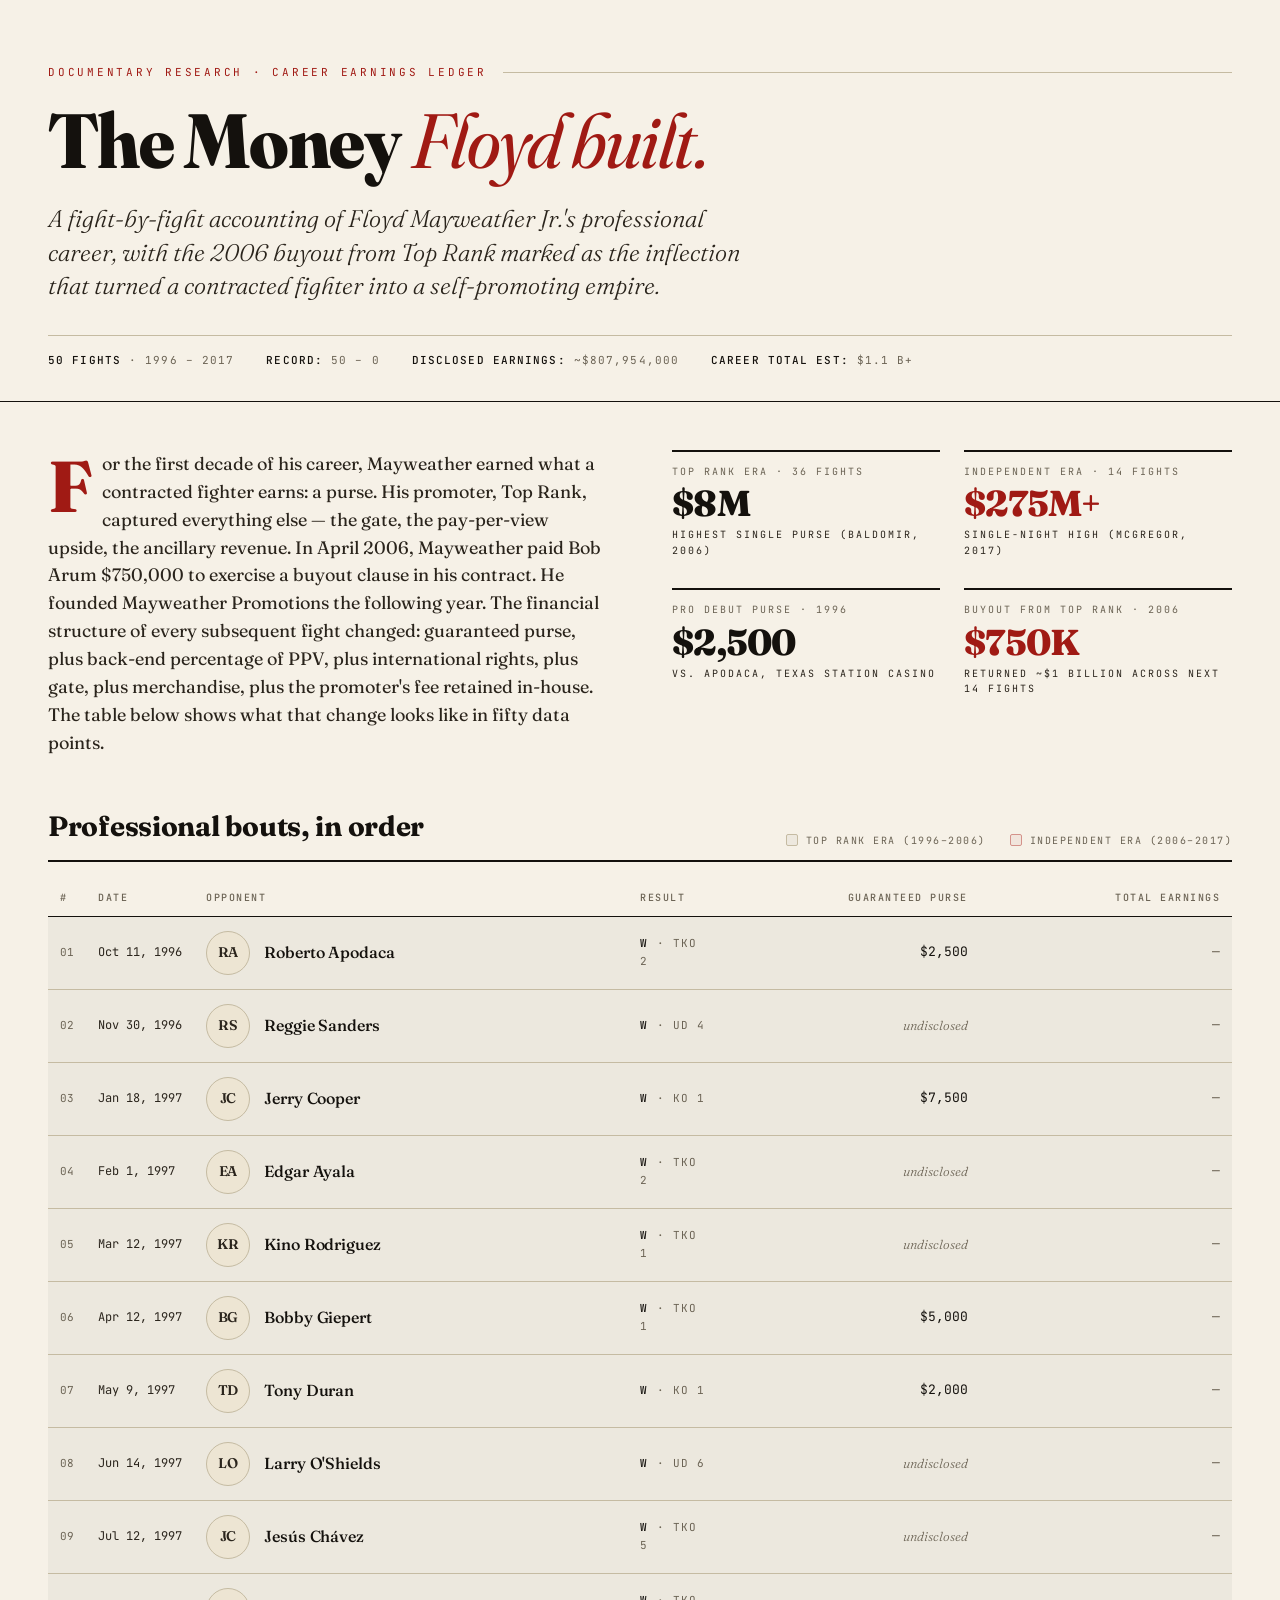
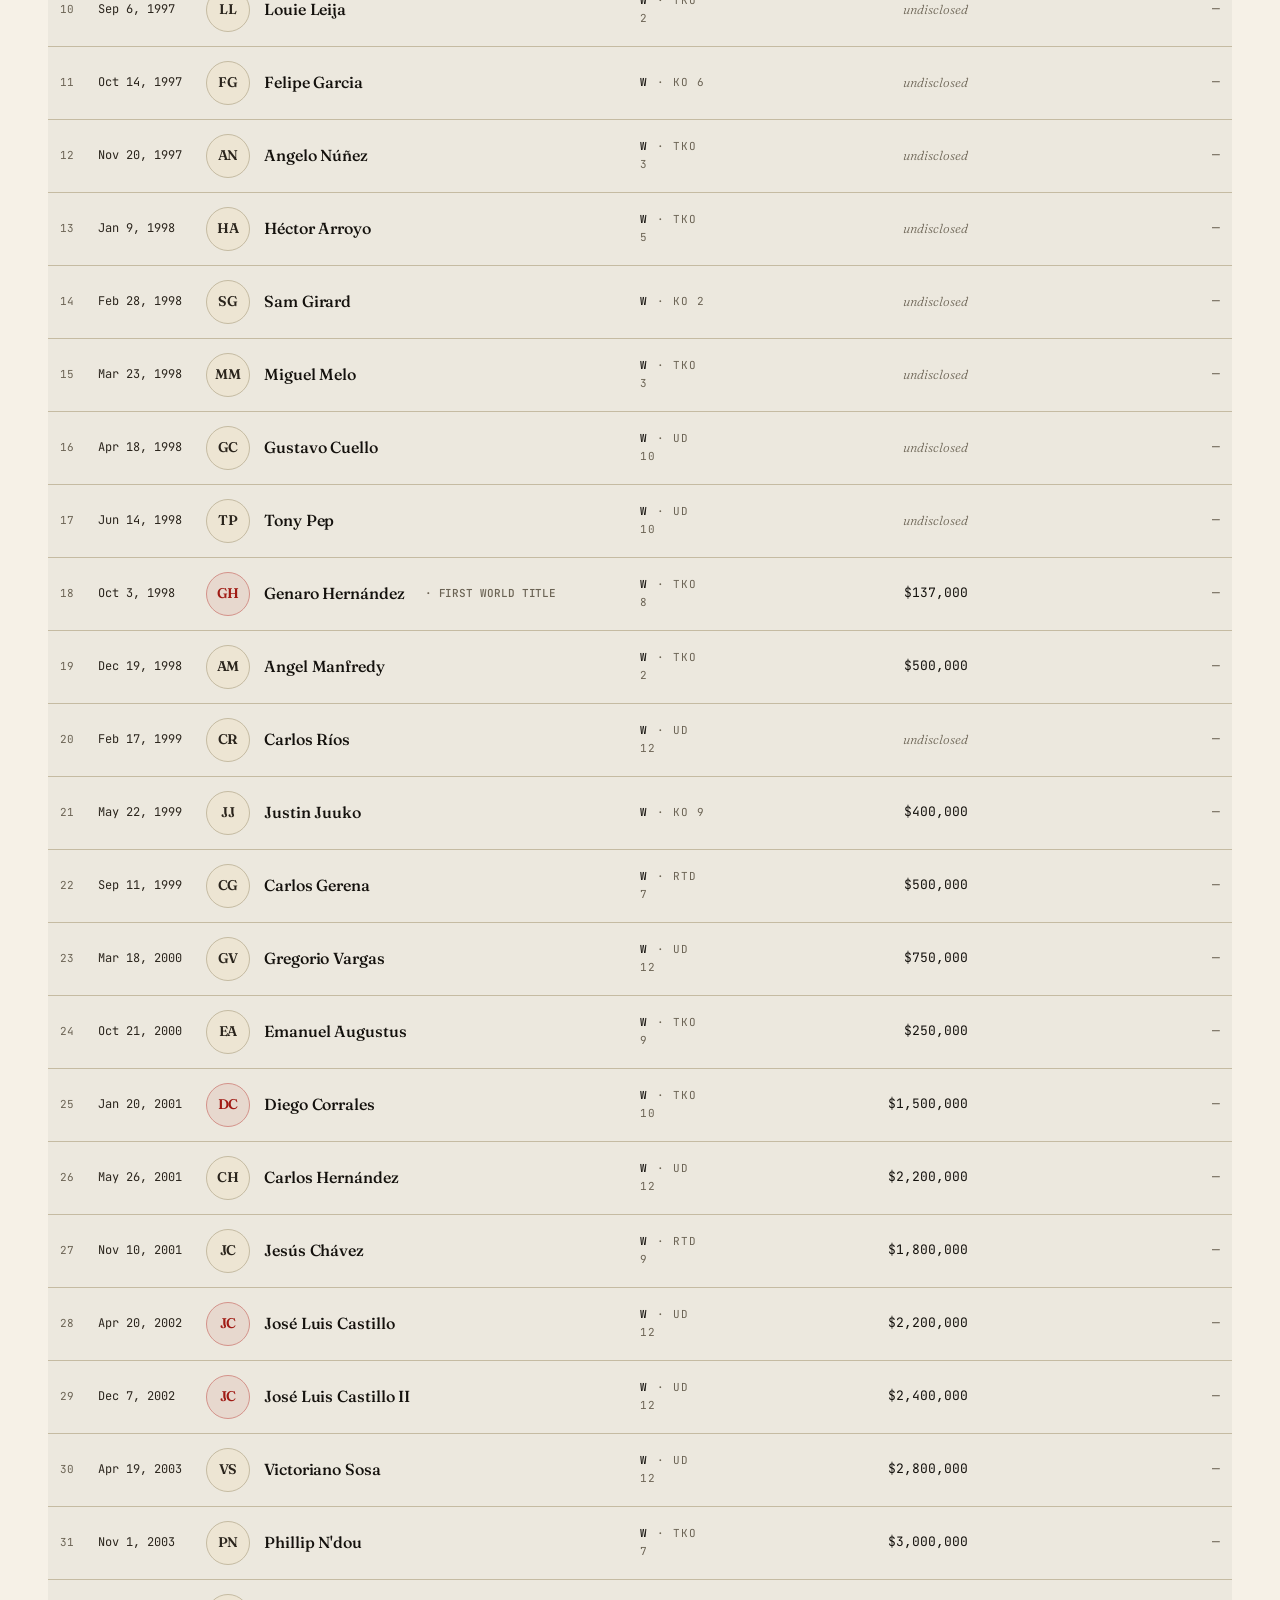
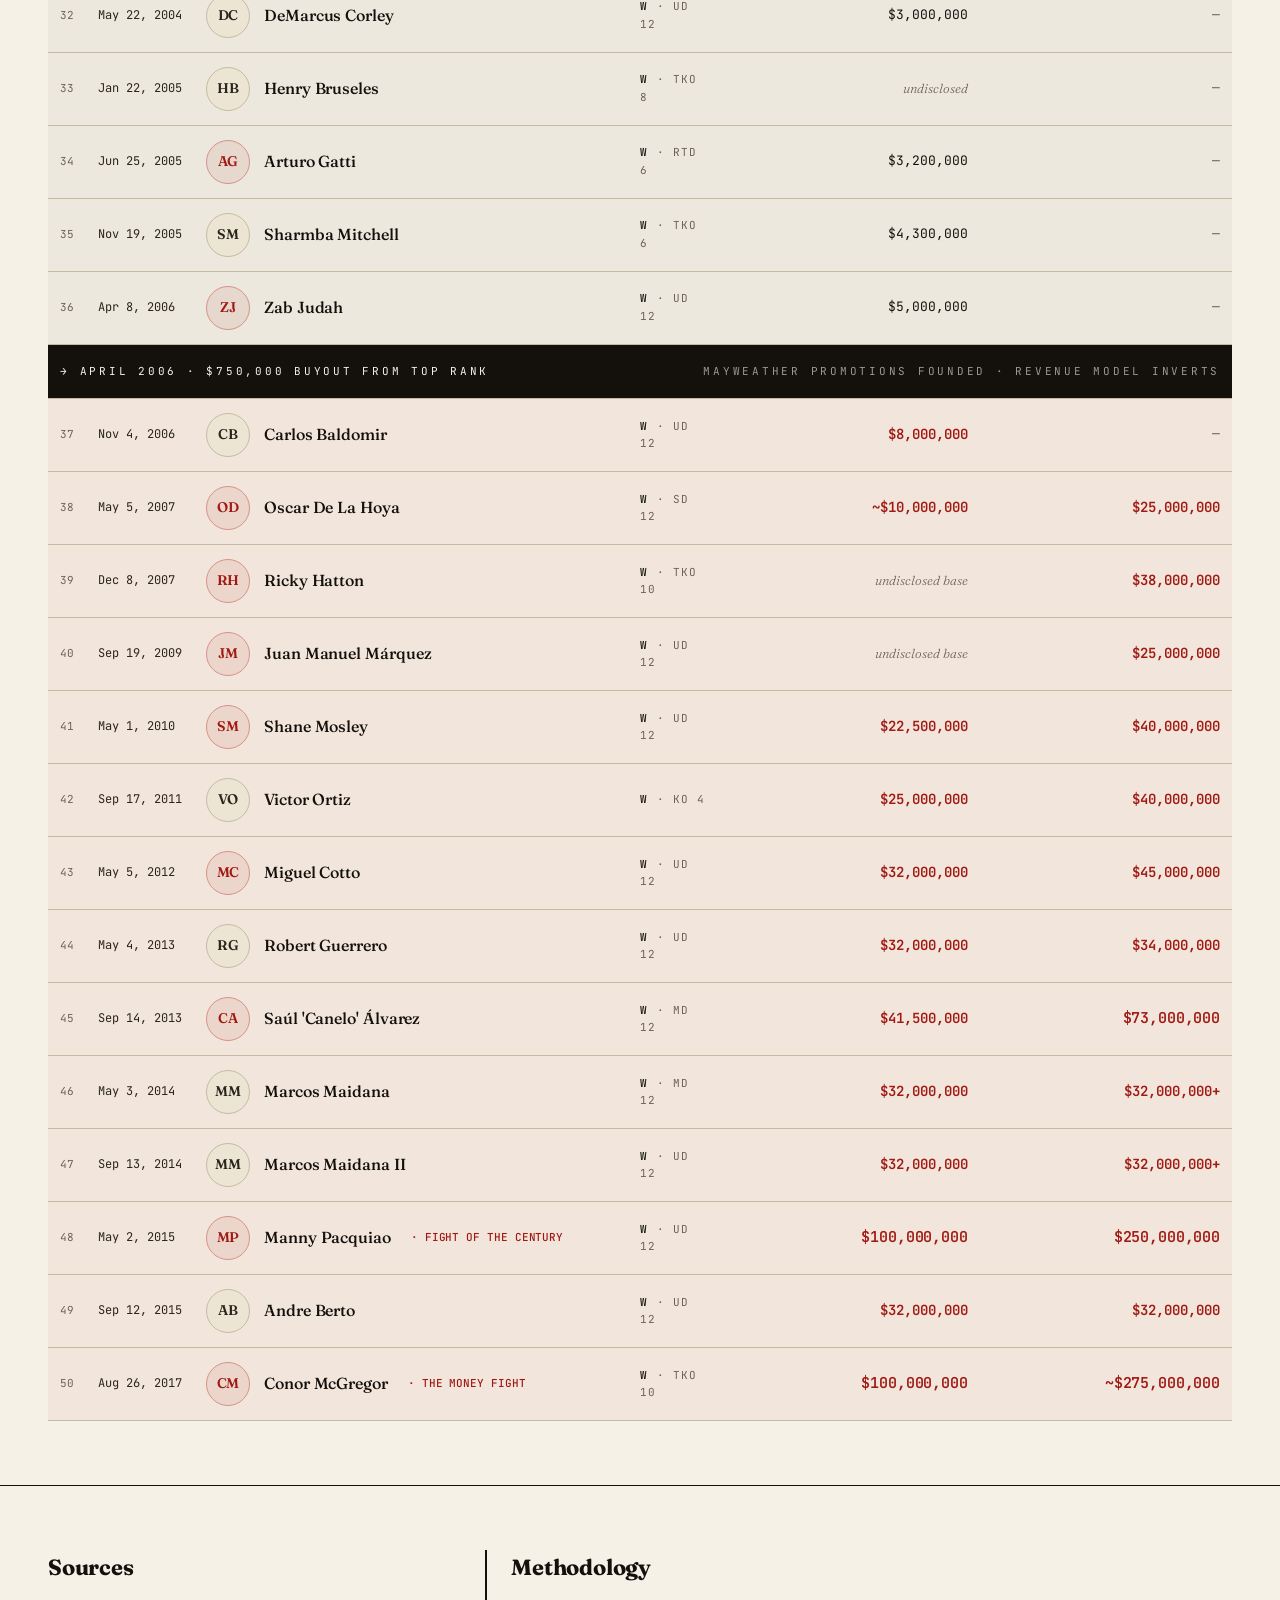
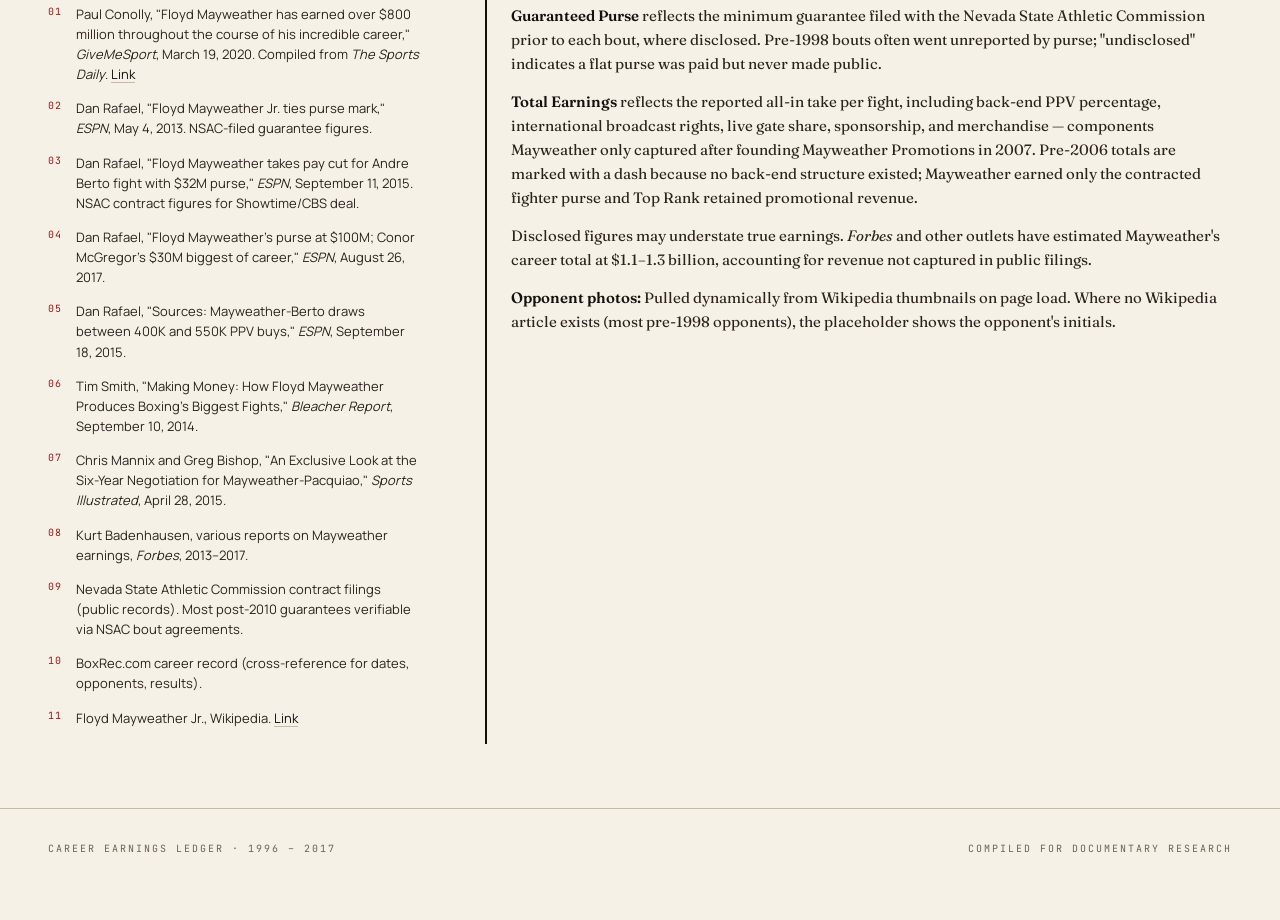
<file: research/mayweather/index.html>
<!DOCTYPE html>
<html lang="en">
<head>
<meta charset="UTF-8">
<meta name="viewport" content="width=device-width, initial-scale=1.0">
<title>Floyd Mayweather Jr. — Career Earnings Ledger (1996–2017)</title>
<link rel="preconnect" href="https://fonts.googleapis.com">
<link rel="preconnect" href="https://fonts.gstatic.com" crossorigin>
<link href="https://fonts.googleapis.com/css2?family=Fraunces:ital,opsz,wght@0,9..144,300;0,9..144,400;0,9..144,600;0,9..144,800;0,9..144,900;1,9..144,400&family=JetBrains+Mono:wght@400;500;600&family=Manrope:wght@300;400;500;600;700&display=swap" rel="stylesheet">
<style>
  :root {
    --paper: #f6f1e7;
    --paper-deep: #ede5d3;
    --ink: #14110d;
    --ink-soft: #2a241c;
    --ink-faint: #6b6354;
    --rule: #c5bba2;
    --accent: #a01a14;
    --accent-soft: #d4928a;
    --gold: #8a6a1f;
    --topRank-tint: rgba(20, 17, 13, 0.04);
    --indie-tint: rgba(160, 26, 20, 0.05);
  }
  * { box-sizing: border-box; }
  html, body { margin: 0; padding: 0; }
  body {
    background: var(--paper);
    color: var(--ink);
    font-family: 'Manrope', system-ui, sans-serif;
    font-weight: 400;
    line-height: 1.55;
    -webkit-font-smoothing: antialiased;
    text-rendering: optimizeLegibility;
  }

  /* MASTHEAD */
  .masthead {
    max-width: 1280px;
    margin: 0 auto;
    padding: 64px 48px 32px;
    border-bottom: 1px solid var(--ink);
  }
  .kicker {
    font-family: 'JetBrains Mono', monospace;
    font-size: 11px;
    letter-spacing: 0.25em;
    text-transform: uppercase;
    color: var(--accent);
    margin-bottom: 24px;
    display: flex;
    align-items: center;
    gap: 16px;
  }
  .kicker::after {
    content: "";
    flex: 1;
    height: 1px;
    background: var(--rule);
  }
  h1 {
    font-family: 'Fraunces', serif;
    font-weight: 800;
    font-size: clamp(40px, 6vw, 84px);
    line-height: 0.95;
    letter-spacing: -0.02em;
    margin: 0 0 24px;
    font-variation-settings: "opsz" 144, "SOFT" 30;
  }
  h1 em {
    font-style: italic;
    font-weight: 400;
    color: var(--accent);
  }
  .deck {
    font-family: 'Fraunces', serif;
    font-weight: 300;
    font-style: italic;
    font-size: clamp(18px, 2vw, 24px);
    line-height: 1.4;
    color: var(--ink-soft);
    max-width: 720px;
    margin: 0 0 32px;
  }
  .byline-strip {
    display: flex;
    gap: 32px;
    flex-wrap: wrap;
    font-family: 'JetBrains Mono', monospace;
    font-size: 11px;
    letter-spacing: 0.1em;
    text-transform: uppercase;
    color: var(--ink-faint);
    padding-top: 16px;
    border-top: 1px solid var(--rule);
  }
  .byline-strip strong { color: var(--ink); font-weight: 500; }

  /* THESIS */
  .thesis {
    max-width: 1280px;
    margin: 0 auto;
    padding: 48px 48px 24px;
    display: grid;
    grid-template-columns: 1fr 1fr;
    gap: 64px;
  }
  .thesis p {
    font-family: 'Fraunces', serif;
    font-size: 18px;
    line-height: 1.55;
    color: var(--ink-soft);
    margin: 0;
  }
  .thesis p:first-child::first-letter {
    font-family: 'Fraunces', serif;
    font-weight: 800;
    font-size: 72px;
    float: left;
    line-height: 0.85;
    padding: 6px 10px 0 0;
    color: var(--accent);
  }
  .pull-stats {
    display: grid;
    grid-template-columns: 1fr 1fr;
    gap: 24px;
    align-content: start;
  }
  .stat {
    border-top: 2px solid var(--ink);
    padding-top: 12px;
  }
  .stat .label {
    font-family: 'JetBrains Mono', monospace;
    font-size: 10px;
    letter-spacing: 0.2em;
    text-transform: uppercase;
    color: var(--ink-faint);
    margin-bottom: 6px;
  }
  .stat .num {
    font-family: 'Fraunces', serif;
    font-weight: 800;
    font-size: 36px;
    line-height: 1;
    letter-spacing: -0.02em;
  }
  .stat .num.accent { color: var(--accent); }

  /* LEDGER */
  .ledger-wrap {
    max-width: 1280px;
    margin: 0 auto;
    padding: 24px 48px 64px;
  }
  .table-meta {
    display: flex;
    justify-content: space-between;
    align-items: flex-end;
    margin-bottom: 16px;
    padding-bottom: 12px;
    border-bottom: 2px solid var(--ink);
  }
  .table-meta h2 {
    font-family: 'Fraunces', serif;
    font-weight: 700;
    font-size: 28px;
    margin: 0;
    letter-spacing: -0.01em;
  }
  .legend {
    display: flex;
    gap: 24px;
    font-family: 'JetBrains Mono', monospace;
    font-size: 10px;
    letter-spacing: 0.15em;
    text-transform: uppercase;
    color: var(--ink-faint);
  }
  .legend-item { display: flex; align-items: center; gap: 8px; }
  .legend-swatch {
    width: 12px; height: 12px; border-radius: 2px;
    border: 1px solid var(--rule);
  }
  .legend-swatch.tr { background: var(--topRank-tint); }
  .legend-swatch.in { background: var(--indie-tint); border-color: var(--accent-soft); }

  table {
    width: 100%;
    border-collapse: collapse;
    font-size: 14px;
  }
  thead th {
    text-align: left;
    font-family: 'JetBrains Mono', monospace;
    font-weight: 500;
    font-size: 10px;
    letter-spacing: 0.15em;
    text-transform: uppercase;
    color: var(--ink-faint);
    padding: 12px 12px 10px;
    border-bottom: 1px solid var(--ink);
    vertical-align: bottom;
  }
  thead th.num-col { text-align: right; }

  tbody tr {
    border-bottom: 1px solid var(--rule);
    transition: background 0.15s;
  }
  tbody tr.era-toprank { background: var(--topRank-tint); }
  tbody tr.era-independent { background: var(--indie-tint); }
  tbody tr:hover { background: rgba(160, 26, 20, 0.08); }

  tbody td {
    padding: 14px 12px;
    vertical-align: middle;
  }
  td.fight-no {
    font-family: 'JetBrains Mono', monospace;
    font-size: 11px;
    color: var(--ink-faint);
    width: 36px;
  }
  td.date {
    font-family: 'JetBrains Mono', monospace;
    font-size: 12px;
    color: var(--ink-soft);
    white-space: nowrap;
    width: 90px;
  }
  td.opponent {
    font-family: 'Fraunces', serif;
    font-weight: 500;
    font-size: 16px;
    letter-spacing: -0.005em;
  }
  .opp-cell { display: flex; align-items: center; gap: 14px; }
  .avatar {
    position: relative;
    width: 44px; height: 44px;
    border-radius: 50%;
    background: var(--paper-deep);
    border: 1px solid var(--rule);
    display: flex; align-items: center; justify-content: center;
    font-family: 'Fraunces', serif;
    font-weight: 600;
    font-size: 14px;
    color: var(--ink-soft);
    flex-shrink: 0;
    overflow: hidden;
  }
  .avatar.notable {
    border-color: var(--accent-soft);
    background-color: rgba(160, 26, 20, 0.08);
    color: var(--accent);
  }
  .avatar img {
    position: absolute;
    inset: 0;
    width: 100%;
    height: 100%;
    object-fit: cover;
    object-position: center top;
    opacity: 0;
    transition: opacity 0.35s ease-out;
  }
  .avatar img.loaded { opacity: 1; }
  .avatar.has-photo.notable { border-color: var(--accent); }
  .result {
    font-family: 'JetBrains Mono', monospace;
    font-size: 11px;
    letter-spacing: 0.1em;
    color: var(--ink-faint);
    width: 90px;
  }
  .result strong {
    color: var(--ink);
    font-weight: 500;
  }
  .purse, .total {
    font-family: 'JetBrains Mono', monospace;
    font-size: 13px;
    text-align: right;
    white-space: nowrap;
  }
  .purse.big, .total.big {
    color: var(--accent);
    font-weight: 600;
    font-size: 14px;
  }
  .purse.huge, .total.huge {
    color: var(--accent);
    font-weight: 600;
    font-size: 15px;
    letter-spacing: -0.01em;
  }
  .na {
    color: var(--ink-faint);
    font-style: italic;
    font-family: 'Fraunces', serif;
    font-weight: 300;
  }
  .dash { color: var(--ink-faint); }

  /* ERA DIVIDER */
  .era-divider {
    background: var(--ink);
    color: var(--paper);
  }
  .era-divider td {
    padding: 18px 12px;
    font-family: 'JetBrains Mono', monospace;
    font-size: 11px;
    letter-spacing: 0.25em;
    text-transform: uppercase;
  }
  .era-divider .era-label {
    color: var(--paper);
  }
  .era-divider .era-detail {
    color: rgba(246, 241, 231, 0.6);
    text-align: right;
  }

  /* FOOTER NOTES */
  .footnotes {
    max-width: 1280px;
    margin: 0 auto;
    padding: 64px 48px;
    border-top: 1px solid var(--ink);
    display: grid;
    grid-template-columns: 1fr 2fr;
    gap: 64px;
  }
  .footnotes h3 {
    font-family: 'Fraunces', serif;
    font-weight: 700;
    font-size: 22px;
    margin: 0 0 20px;
    letter-spacing: -0.01em;
  }
  .footnotes ol, .footnotes ul {
    padding-left: 0;
    list-style: none;
    counter-reset: srcCount;
  }
  .footnotes li {
    font-family: 'Manrope', sans-serif;
    font-size: 13px;
    line-height: 1.55;
    color: var(--ink-soft);
    margin-bottom: 14px;
    padding-left: 28px;
    position: relative;
    counter-increment: srcCount;
  }
  .footnotes li::before {
    content: counter(srcCount, decimal-leading-zero);
    position: absolute;
    left: 0;
    top: 0;
    font-family: 'JetBrains Mono', monospace;
    font-size: 10px;
    color: var(--accent);
    letter-spacing: 0.1em;
  }
  .footnotes li em { font-style: italic; }
  .footnotes a {
    color: var(--ink);
    text-decoration: underline;
    text-decoration-color: var(--rule);
    text-underline-offset: 3px;
  }
  .footnotes a:hover { text-decoration-color: var(--accent); }

  .methodology {
    border-left: 2px solid var(--ink);
    padding-left: 24px;
  }
  .methodology p {
    font-family: 'Fraunces', serif;
    font-size: 15px;
    line-height: 1.6;
    color: var(--ink-soft);
    margin: 0 0 14px;
  }
  .methodology p strong {
    font-weight: 600;
    color: var(--ink);
  }

  .colophon {
    max-width: 1280px;
    margin: 0 auto;
    padding: 32px 48px 64px;
    border-top: 1px solid var(--rule);
    display: flex;
    justify-content: space-between;
    align-items: center;
    font-family: 'JetBrains Mono', monospace;
    font-size: 10px;
    letter-spacing: 0.2em;
    text-transform: uppercase;
    color: var(--ink-faint);
  }

  @media (max-width: 900px) {
    .masthead, .thesis, .ledger-wrap, .footnotes, .colophon { padding-left: 24px; padding-right: 24px; }
    .thesis, .footnotes { grid-template-columns: 1fr; gap: 32px; }
    .table-meta { flex-direction: column; align-items: flex-start; gap: 12px; }
    table { font-size: 12px; }
    td.opponent { font-size: 14px; }
    .avatar { width: 36px; height: 36px; font-size: 12px; }
    thead th.hide-mobile, tbody td.hide-mobile { display: none; }
  }
</style>
</head>
<body>

<header class="masthead">
  <div class="kicker">Documentary research · Career earnings ledger</div>
  <h1>The Money <em>Floyd built.</em></h1>
  <p class="deck">A fight-by-fight accounting of Floyd Mayweather Jr.'s professional career, with the 2006 buyout from Top Rank marked as the inflection that turned a contracted fighter into a self-promoting empire.</p>
  <div class="byline-strip">
    <span><strong>50 fights</strong> · 1996 – 2017</span>
    <span><strong>Record:</strong> 50 – 0</span>
    <span><strong>Disclosed earnings:</strong> ~$807,954,000</span>
    <span><strong>Career total est:</strong> $1.1 B+</span>
  </div>
</header>

<section class="thesis">
  <p>For the first decade of his career, Mayweather earned what a contracted fighter earns: a purse. His promoter, Top Rank, captured everything else — the gate, the pay-per-view upside, the ancillary revenue. In April 2006, Mayweather paid Bob Arum $750,000 to exercise a buyout clause in his contract. He founded Mayweather Promotions the following year. The financial structure of every subsequent fight changed: guaranteed purse, plus back-end percentage of PPV, plus international rights, plus gate, plus merchandise, plus the promoter's fee retained in-house. The table below shows what that change looks like in fifty data points.</p>
  <div class="pull-stats">
    <div class="stat">
      <div class="label">Top Rank era · 36 fights</div>
      <div class="num">$8M</div>
      <div class="label" style="margin-top:6px; color: var(--ink-soft);">Highest single purse (Baldomir, 2006)</div>
    </div>
    <div class="stat">
      <div class="label">Independent era · 14 fights</div>
      <div class="num accent">$275M+</div>
      <div class="label" style="margin-top:6px; color: var(--ink-soft);">Single-night high (McGregor, 2017)</div>
    </div>
    <div class="stat">
      <div class="label">Pro debut purse · 1996</div>
      <div class="num">$2,500</div>
      <div class="label" style="margin-top:6px; color: var(--ink-soft);">vs. Apodaca, Texas Station Casino</div>
    </div>
    <div class="stat">
      <div class="label">Buyout from Top Rank · 2006</div>
      <div class="num accent">$750K</div>
      <div class="label" style="margin-top:6px; color: var(--ink-soft);">Returned ~$1 billion across next 14 fights</div>
    </div>
  </div>
</section>

<section class="ledger-wrap">
  <div class="table-meta">
    <h2>Professional bouts, in order</h2>
    <div class="legend">
      <div class="legend-item"><span class="legend-swatch tr"></span> Top Rank era (1996–2006)</div>
      <div class="legend-item"><span class="legend-swatch in"></span> Independent era (2006–2017)</div>
    </div>
  </div>

  <table>
    <thead>
      <tr>
        <th>#</th>
        <th>Date</th>
        <th>Opponent</th>
        <th class="hide-mobile">Result</th>
        <th class="num-col">Guaranteed Purse</th>
        <th class="num-col">Total Earnings</th>
      </tr>
    </thead>
    <tbody>

      <!-- TOP RANK ERA -->
      <tr class="era-toprank">
        <td class="fight-no">01</td>
        <td class="date">Oct 11, 1996</td>
        <td class="opponent"><div class="opp-cell"><div class="avatar" data-name="Roberto Apodaca">RA</div>Roberto Apodaca</div></td>
        <td class="result hide-mobile"><strong>W</strong> · TKO 2</td>
        <td class="purse">$2,500</td>
        <td class="total"><span class="dash">—</span></td>
      </tr>
      <tr class="era-toprank">
        <td class="fight-no">02</td>
        <td class="date">Nov 30, 1996</td>
        <td class="opponent"><div class="opp-cell"><div class="avatar" data-name="Reggie Sanders">RS</div>Reggie Sanders</div></td>
        <td class="result hide-mobile"><strong>W</strong> · UD 4</td>
        <td class="purse na">undisclosed</td>
        <td class="total"><span class="dash">—</span></td>
      </tr>
      <tr class="era-toprank">
        <td class="fight-no">03</td>
        <td class="date">Jan 18, 1997</td>
        <td class="opponent"><div class="opp-cell"><div class="avatar" data-name="Jerry Cooper">JC</div>Jerry Cooper</div></td>
        <td class="result hide-mobile"><strong>W</strong> · KO 1</td>
        <td class="purse">$7,500</td>
        <td class="total"><span class="dash">—</span></td>
      </tr>
      <tr class="era-toprank">
        <td class="fight-no">04</td>
        <td class="date">Feb 1, 1997</td>
        <td class="opponent"><div class="opp-cell"><div class="avatar" data-name="Edgar Ayala">EA</div>Edgar Ayala</div></td>
        <td class="result hide-mobile"><strong>W</strong> · TKO 2</td>
        <td class="purse na">undisclosed</td>
        <td class="total"><span class="dash">—</span></td>
      </tr>
      <tr class="era-toprank">
        <td class="fight-no">05</td>
        <td class="date">Mar 12, 1997</td>
        <td class="opponent"><div class="opp-cell"><div class="avatar" data-name="Kino Rodriguez">KR</div>Kino Rodriguez</div></td>
        <td class="result hide-mobile"><strong>W</strong> · TKO 1</td>
        <td class="purse na">undisclosed</td>
        <td class="total"><span class="dash">—</span></td>
      </tr>
      <tr class="era-toprank">
        <td class="fight-no">06</td>
        <td class="date">Apr 12, 1997</td>
        <td class="opponent"><div class="opp-cell"><div class="avatar" data-name="Bobby Giepert">BG</div>Bobby Giepert</div></td>
        <td class="result hide-mobile"><strong>W</strong> · TKO 1</td>
        <td class="purse">$5,000</td>
        <td class="total"><span class="dash">—</span></td>
      </tr>
      <tr class="era-toprank">
        <td class="fight-no">07</td>
        <td class="date">May 9, 1997</td>
        <td class="opponent"><div class="opp-cell"><div class="avatar" data-name="Tony Duran">TD</div>Tony Duran</div></td>
        <td class="result hide-mobile"><strong>W</strong> · KO 1</td>
        <td class="purse">$2,000</td>
        <td class="total"><span class="dash">—</span></td>
      </tr>
      <tr class="era-toprank">
        <td class="fight-no">08</td>
        <td class="date">Jun 14, 1997</td>
        <td class="opponent"><div class="opp-cell"><div class="avatar" data-name="Larry O'Shields">LO</div>Larry O'Shields</div></td>
        <td class="result hide-mobile"><strong>W</strong> · UD 6</td>
        <td class="purse na">undisclosed</td>
        <td class="total"><span class="dash">—</span></td>
      </tr>
      <tr class="era-toprank">
        <td class="fight-no">09</td>
        <td class="date">Jul 12, 1997</td>
        <td class="opponent"><div class="opp-cell"><div class="avatar" data-name="Jesus Chavez">JC</div>Jesús Chávez</div></td>
        <td class="result hide-mobile"><strong>W</strong> · TKO 5</td>
        <td class="purse na">undisclosed</td>
        <td class="total"><span class="dash">—</span></td>
      </tr>
      <tr class="era-toprank">
        <td class="fight-no">10</td>
        <td class="date">Sep 6, 1997</td>
        <td class="opponent"><div class="opp-cell"><div class="avatar" data-name="Louie Leija">LL</div>Louie Leija</div></td>
        <td class="result hide-mobile"><strong>W</strong> · TKO 2</td>
        <td class="purse na">undisclosed</td>
        <td class="total"><span class="dash">—</span></td>
      </tr>
      <tr class="era-toprank">
        <td class="fight-no">11</td>
        <td class="date">Oct 14, 1997</td>
        <td class="opponent"><div class="opp-cell"><div class="avatar" data-name="Felipe Garcia">FG</div>Felipe Garcia</div></td>
        <td class="result hide-mobile"><strong>W</strong> · KO 6</td>
        <td class="purse na">undisclosed</td>
        <td class="total"><span class="dash">—</span></td>
      </tr>
      <tr class="era-toprank">
        <td class="fight-no">12</td>
        <td class="date">Nov 20, 1997</td>
        <td class="opponent"><div class="opp-cell"><div class="avatar" data-name="Angelo Nunez">AN</div>Angelo Núñez</div></td>
        <td class="result hide-mobile"><strong>W</strong> · TKO 3</td>
        <td class="purse na">undisclosed</td>
        <td class="total"><span class="dash">—</span></td>
      </tr>
      <tr class="era-toprank">
        <td class="fight-no">13</td>
        <td class="date">Jan 9, 1998</td>
        <td class="opponent"><div class="opp-cell"><div class="avatar" data-name="Hector Arroyo">HA</div>Héctor Arroyo</div></td>
        <td class="result hide-mobile"><strong>W</strong> · TKO 5</td>
        <td class="purse na">undisclosed</td>
        <td class="total"><span class="dash">—</span></td>
      </tr>
      <tr class="era-toprank">
        <td class="fight-no">14</td>
        <td class="date">Feb 28, 1998</td>
        <td class="opponent"><div class="opp-cell"><div class="avatar" data-name="Sam Girard">SG</div>Sam Girard</div></td>
        <td class="result hide-mobile"><strong>W</strong> · KO 2</td>
        <td class="purse na">undisclosed</td>
        <td class="total"><span class="dash">—</span></td>
      </tr>
      <tr class="era-toprank">
        <td class="fight-no">15</td>
        <td class="date">Mar 23, 1998</td>
        <td class="opponent"><div class="opp-cell"><div class="avatar" data-name="Miguel Melo">MM</div>Miguel Melo</div></td>
        <td class="result hide-mobile"><strong>W</strong> · TKO 3</td>
        <td class="purse na">undisclosed</td>
        <td class="total"><span class="dash">—</span></td>
      </tr>
      <tr class="era-toprank">
        <td class="fight-no">16</td>
        <td class="date">Apr 18, 1998</td>
        <td class="opponent"><div class="opp-cell"><div class="avatar" data-name="Gustavo Cuello">GC</div>Gustavo Cuello</div></td>
        <td class="result hide-mobile"><strong>W</strong> · UD 10</td>
        <td class="purse na">undisclosed</td>
        <td class="total"><span class="dash">—</span></td>
      </tr>
      <tr class="era-toprank">
        <td class="fight-no">17</td>
        <td class="date">Jun 14, 1998</td>
        <td class="opponent"><div class="opp-cell"><div class="avatar" data-name="Tony Pep">TP</div>Tony Pep</div></td>
        <td class="result hide-mobile"><strong>W</strong> · UD 10</td>
        <td class="purse na">undisclosed</td>
        <td class="total"><span class="dash">—</span></td>
      </tr>
      <tr class="era-toprank">
        <td class="fight-no">18</td>
        <td class="date">Oct 3, 1998</td>
        <td class="opponent"><div class="opp-cell"><div class="avatar notable" data-name="Genaro Hernandez">GH</div>Genaro Hernández <span style="font-size:11px; color:var(--ink-faint); font-family:'JetBrains Mono', monospace; margin-left:6px;">· FIRST WORLD TITLE</span></div></td>
        <td class="result hide-mobile"><strong>W</strong> · TKO 8</td>
        <td class="purse">$137,000</td>
        <td class="total"><span class="dash">—</span></td>
      </tr>
      <tr class="era-toprank">
        <td class="fight-no">19</td>
        <td class="date">Dec 19, 1998</td>
        <td class="opponent"><div class="opp-cell"><div class="avatar" data-name="Angel Manfredy">AM</div>Angel Manfredy</div></td>
        <td class="result hide-mobile"><strong>W</strong> · TKO 2</td>
        <td class="purse">$500,000</td>
        <td class="total"><span class="dash">—</span></td>
      </tr>
      <tr class="era-toprank">
        <td class="fight-no">20</td>
        <td class="date">Feb 17, 1999</td>
        <td class="opponent"><div class="opp-cell"><div class="avatar" data-name="Carlos Rios">CR</div>Carlos Ríos</div></td>
        <td class="result hide-mobile"><strong>W</strong> · UD 12</td>
        <td class="purse na">undisclosed</td>
        <td class="total"><span class="dash">—</span></td>
      </tr>
      <tr class="era-toprank">
        <td class="fight-no">21</td>
        <td class="date">May 22, 1999</td>
        <td class="opponent"><div class="opp-cell"><div class="avatar" data-name="Justin Juuko">JJ</div>Justin Juuko</div></td>
        <td class="result hide-mobile"><strong>W</strong> · KO 9</td>
        <td class="purse">$400,000</td>
        <td class="total"><span class="dash">—</span></td>
      </tr>
      <tr class="era-toprank">
        <td class="fight-no">22</td>
        <td class="date">Sep 11, 1999</td>
        <td class="opponent"><div class="opp-cell"><div class="avatar" data-name="Carlos Gerena">CG</div>Carlos Gerena</div></td>
        <td class="result hide-mobile"><strong>W</strong> · RTD 7</td>
        <td class="purse">$500,000</td>
        <td class="total"><span class="dash">—</span></td>
      </tr>
      <tr class="era-toprank">
        <td class="fight-no">23</td>
        <td class="date">Mar 18, 2000</td>
        <td class="opponent"><div class="opp-cell"><div class="avatar" data-name="Gregorio Vargas">GV</div>Gregorio Vargas</div></td>
        <td class="result hide-mobile"><strong>W</strong> · UD 12</td>
        <td class="purse">$750,000</td>
        <td class="total"><span class="dash">—</span></td>
      </tr>
      <tr class="era-toprank">
        <td class="fight-no">24</td>
        <td class="date">Oct 21, 2000</td>
        <td class="opponent"><div class="opp-cell"><div class="avatar" data-name="Emanuel Augustus">EA</div>Emanuel Augustus</div></td>
        <td class="result hide-mobile"><strong>W</strong> · TKO 9</td>
        <td class="purse">$250,000</td>
        <td class="total"><span class="dash">—</span></td>
      </tr>
      <tr class="era-toprank">
        <td class="fight-no">25</td>
        <td class="date">Jan 20, 2001</td>
        <td class="opponent"><div class="opp-cell"><div class="avatar notable" data-name="Diego Corrales">DC</div>Diego Corrales</div></td>
        <td class="result hide-mobile"><strong>W</strong> · TKO 10</td>
        <td class="purse">$1,500,000</td>
        <td class="total"><span class="dash">—</span></td>
      </tr>
      <tr class="era-toprank">
        <td class="fight-no">26</td>
        <td class="date">May 26, 2001</td>
        <td class="opponent"><div class="opp-cell"><div class="avatar" data-name="Carlos Hernandez">CH</div>Carlos Hernández</div></td>
        <td class="result hide-mobile"><strong>W</strong> · UD 12</td>
        <td class="purse">$2,200,000</td>
        <td class="total"><span class="dash">—</span></td>
      </tr>
      <tr class="era-toprank">
        <td class="fight-no">27</td>
        <td class="date">Nov 10, 2001</td>
        <td class="opponent"><div class="opp-cell"><div class="avatar" data-name="Jesus Chavez">JC</div>Jesús Chávez</div></td>
        <td class="result hide-mobile"><strong>W</strong> · RTD 9</td>
        <td class="purse">$1,800,000</td>
        <td class="total"><span class="dash">—</span></td>
      </tr>
      <tr class="era-toprank">
        <td class="fight-no">28</td>
        <td class="date">Apr 20, 2002</td>
        <td class="opponent"><div class="opp-cell"><div class="avatar notable" data-name="Jose Luis Castillo">JC</div>José Luis Castillo</div></td>
        <td class="result hide-mobile"><strong>W</strong> · UD 12</td>
        <td class="purse">$2,200,000</td>
        <td class="total"><span class="dash">—</span></td>
      </tr>
      <tr class="era-toprank">
        <td class="fight-no">29</td>
        <td class="date">Dec 7, 2002</td>
        <td class="opponent"><div class="opp-cell"><div class="avatar notable" data-name="Jose Luis Castillo">JC</div>José Luis Castillo II</div></td>
        <td class="result hide-mobile"><strong>W</strong> · UD 12</td>
        <td class="purse">$2,400,000</td>
        <td class="total"><span class="dash">—</span></td>
      </tr>
      <tr class="era-toprank">
        <td class="fight-no">30</td>
        <td class="date">Apr 19, 2003</td>
        <td class="opponent"><div class="opp-cell"><div class="avatar" data-name="Victoriano Sosa">VS</div>Victoriano Sosa</div></td>
        <td class="result hide-mobile"><strong>W</strong> · UD 12</td>
        <td class="purse">$2,800,000</td>
        <td class="total"><span class="dash">—</span></td>
      </tr>
      <tr class="era-toprank">
        <td class="fight-no">31</td>
        <td class="date">Nov 1, 2003</td>
        <td class="opponent"><div class="opp-cell"><div class="avatar" data-name="Phillip Ndou">PN</div>Phillip N'dou</div></td>
        <td class="result hide-mobile"><strong>W</strong> · TKO 7</td>
        <td class="purse">$3,000,000</td>
        <td class="total"><span class="dash">—</span></td>
      </tr>
      <tr class="era-toprank">
        <td class="fight-no">32</td>
        <td class="date">May 22, 2004</td>
        <td class="opponent"><div class="opp-cell"><div class="avatar" data-name="DeMarcus Corley">DC</div>DeMarcus Corley</div></td>
        <td class="result hide-mobile"><strong>W</strong> · UD 12</td>
        <td class="purse">$3,000,000</td>
        <td class="total"><span class="dash">—</span></td>
      </tr>
      <tr class="era-toprank">
        <td class="fight-no">33</td>
        <td class="date">Jan 22, 2005</td>
        <td class="opponent"><div class="opp-cell"><div class="avatar" data-name="Henry Bruseles">HB</div>Henry Bruseles</div></td>
        <td class="result hide-mobile"><strong>W</strong> · TKO 8</td>
        <td class="purse na">undisclosed</td>
        <td class="total"><span class="dash">—</span></td>
      </tr>
      <tr class="era-toprank">
        <td class="fight-no">34</td>
        <td class="date">Jun 25, 2005</td>
        <td class="opponent"><div class="opp-cell"><div class="avatar notable" data-name="Arturo Gatti">AG</div>Arturo Gatti</div></td>
        <td class="result hide-mobile"><strong>W</strong> · RTD 6</td>
        <td class="purse">$3,200,000</td>
        <td class="total"><span class="dash">—</span></td>
      </tr>
      <tr class="era-toprank">
        <td class="fight-no">35</td>
        <td class="date">Nov 19, 2005</td>
        <td class="opponent"><div class="opp-cell"><div class="avatar" data-name="Sharmba Mitchell">SM</div>Sharmba Mitchell</div></td>
        <td class="result hide-mobile"><strong>W</strong> · TKO 6</td>
        <td class="purse">$4,300,000</td>
        <td class="total"><span class="dash">—</span></td>
      </tr>
      <tr class="era-toprank">
        <td class="fight-no">36</td>
        <td class="date">Apr 8, 2006</td>
        <td class="opponent"><div class="opp-cell"><div class="avatar notable" data-name="Zab Judah">ZJ</div>Zab Judah</div></td>
        <td class="result hide-mobile"><strong>W</strong> · UD 12</td>
        <td class="purse">$5,000,000</td>
        <td class="total"><span class="dash">—</span></td>
      </tr>

      <!-- THE DIVIDER -->
      <tr class="era-divider">
        <td colspan="3">
          <span class="era-label">→ APRIL 2006 · $750,000 BUYOUT FROM TOP RANK</span>
        </td>
        <td class="era-detail" colspan="3">
          Mayweather Promotions founded · revenue model inverts
        </td>
      </tr>

      <!-- INDEPENDENT ERA -->
      <tr class="era-independent">
        <td class="fight-no">37</td>
        <td class="date">Nov 4, 2006</td>
        <td class="opponent"><div class="opp-cell"><div class="avatar" data-name="Carlos Baldomir">CB</div>Carlos Baldomir</div></td>
        <td class="result hide-mobile"><strong>W</strong> · UD 12</td>
        <td class="purse big">$8,000,000</td>
        <td class="total"><span class="dash">—</span></td>
      </tr>
      <tr class="era-independent">
        <td class="fight-no">38</td>
        <td class="date">May 5, 2007</td>
        <td class="opponent"><div class="opp-cell"><div class="avatar notable" data-name="Oscar De La Hoya">OD</div>Oscar De La Hoya</div></td>
        <td class="result hide-mobile"><strong>W</strong> · SD 12</td>
        <td class="purse big">~$10,000,000</td>
        <td class="total big">$25,000,000</td>
      </tr>
      <tr class="era-independent">
        <td class="fight-no">39</td>
        <td class="date">Dec 8, 2007</td>
        <td class="opponent"><div class="opp-cell"><div class="avatar notable" data-name="Ricky Hatton">RH</div>Ricky Hatton</div></td>
        <td class="result hide-mobile"><strong>W</strong> · TKO 10</td>
        <td class="purse na">undisclosed base</td>
        <td class="total big">$38,000,000</td>
      </tr>
      <tr class="era-independent">
        <td class="fight-no">40</td>
        <td class="date">Sep 19, 2009</td>
        <td class="opponent"><div class="opp-cell"><div class="avatar notable" data-name="Juan Manuel Marquez">JM</div>Juan Manuel Márquez</div></td>
        <td class="result hide-mobile"><strong>W</strong> · UD 12</td>
        <td class="purse na">undisclosed base</td>
        <td class="total big">$25,000,000</td>
      </tr>
      <tr class="era-independent">
        <td class="fight-no">41</td>
        <td class="date">May 1, 2010</td>
        <td class="opponent"><div class="opp-cell"><div class="avatar notable" data-name="Shane Mosley">SM</div>Shane Mosley</div></td>
        <td class="result hide-mobile"><strong>W</strong> · UD 12</td>
        <td class="purse big">$22,500,000</td>
        <td class="total big">$40,000,000</td>
      </tr>
      <tr class="era-independent">
        <td class="fight-no">42</td>
        <td class="date">Sep 17, 2011</td>
        <td class="opponent"><div class="opp-cell"><div class="avatar" data-name="Victor Ortiz">VO</div>Victor Ortiz</div></td>
        <td class="result hide-mobile"><strong>W</strong> · KO 4</td>
        <td class="purse big">$25,000,000</td>
        <td class="total big">$40,000,000</td>
      </tr>
      <tr class="era-independent">
        <td class="fight-no">43</td>
        <td class="date">May 5, 2012</td>
        <td class="opponent"><div class="opp-cell"><div class="avatar notable" data-name="Miguel Cotto">MC</div>Miguel Cotto</div></td>
        <td class="result hide-mobile"><strong>W</strong> · UD 12</td>
        <td class="purse big">$32,000,000</td>
        <td class="total big">$45,000,000</td>
      </tr>
      <tr class="era-independent">
        <td class="fight-no">44</td>
        <td class="date">May 4, 2013</td>
        <td class="opponent"><div class="opp-cell"><div class="avatar" data-name="Robert Guerrero">RG</div>Robert Guerrero</div></td>
        <td class="result hide-mobile"><strong>W</strong> · UD 12</td>
        <td class="purse big">$32,000,000</td>
        <td class="total big">$34,000,000</td>
      </tr>
      <tr class="era-independent">
        <td class="fight-no">45</td>
        <td class="date">Sep 14, 2013</td>
        <td class="opponent"><div class="opp-cell"><div class="avatar notable" data-name="Canelo Alvarez">CA</div>Saúl 'Canelo' Álvarez</div></td>
        <td class="result hide-mobile"><strong>W</strong> · MD 12</td>
        <td class="purse big">$41,500,000</td>
        <td class="total huge">$73,000,000</td>
      </tr>
      <tr class="era-independent">
        <td class="fight-no">46</td>
        <td class="date">May 3, 2014</td>
        <td class="opponent"><div class="opp-cell"><div class="avatar" data-name="Marcos Maidana">MM</div>Marcos Maidana</div></td>
        <td class="result hide-mobile"><strong>W</strong> · MD 12</td>
        <td class="purse big">$32,000,000</td>
        <td class="total big">$32,000,000+</td>
      </tr>
      <tr class="era-independent">
        <td class="fight-no">47</td>
        <td class="date">Sep 13, 2014</td>
        <td class="opponent"><div class="opp-cell"><div class="avatar" data-name="Marcos Maidana">MM</div>Marcos Maidana II</div></td>
        <td class="result hide-mobile"><strong>W</strong> · UD 12</td>
        <td class="purse big">$32,000,000</td>
        <td class="total big">$32,000,000+</td>
      </tr>
      <tr class="era-independent">
        <td class="fight-no">48</td>
        <td class="date">May 2, 2015</td>
        <td class="opponent"><div class="opp-cell"><div class="avatar notable" data-name="Manny Pacquiao">MP</div>Manny Pacquiao <span style="font-size:11px; color:var(--accent); font-family:'JetBrains Mono', monospace; margin-left:6px;">· FIGHT OF THE CENTURY</span></div></td>
        <td class="result hide-mobile"><strong>W</strong> · UD 12</td>
        <td class="purse huge">$100,000,000</td>
        <td class="total huge">$250,000,000</td>
      </tr>
      <tr class="era-independent">
        <td class="fight-no">49</td>
        <td class="date">Sep 12, 2015</td>
        <td class="opponent"><div class="opp-cell"><div class="avatar" data-name="Andre Berto">AB</div>Andre Berto</div></td>
        <td class="result hide-mobile"><strong>W</strong> · UD 12</td>
        <td class="purse big">$32,000,000</td>
        <td class="total big">$32,000,000</td>
      </tr>
      <tr class="era-independent">
        <td class="fight-no">50</td>
        <td class="date">Aug 26, 2017</td>
        <td class="opponent"><div class="opp-cell"><div class="avatar notable" data-name="Conor McGregor">CM</div>Conor McGregor <span style="font-size:11px; color:var(--accent); font-family:'JetBrains Mono', monospace; margin-left:6px;">· THE MONEY FIGHT</span></div></td>
        <td class="result hide-mobile"><strong>W</strong> · TKO 10</td>
        <td class="purse huge">$100,000,000</td>
        <td class="total huge">~$275,000,000</td>
      </tr>

    </tbody>
  </table>
</section>

<section class="footnotes">
  <div>
    <h3>Sources</h3>
    <ol>
      <li>Paul Conolly, "Floyd Mayweather has earned over $800 million throughout the course of his incredible career," <em>GiveMeSport</em>, March 19, 2020. Compiled from <em>The Sports Daily</em>. <a href="https://www.givemesport.com/1556151-floyd-mayweather-has-earned-over-800-million-throughout-the-course-of-his-incredible-career/">Link</a></li>
      <li>Dan Rafael, "Floyd Mayweather Jr. ties purse mark," <em>ESPN</em>, May 4, 2013. NSAC-filed guarantee figures.</li>
      <li>Dan Rafael, "Floyd Mayweather takes pay cut for Andre Berto fight with $32M purse," <em>ESPN</em>, September 11, 2015. NSAC contract figures for Showtime/CBS deal.</li>
      <li>Dan Rafael, "Floyd Mayweather's purse at $100M; Conor McGregor's $30M biggest of career," <em>ESPN</em>, August 26, 2017.</li>
      <li>Dan Rafael, "Sources: Mayweather-Berto draws between 400K and 550K PPV buys," <em>ESPN</em>, September 18, 2015.</li>
      <li>Tim Smith, "Making Money: How Floyd Mayweather Produces Boxing's Biggest Fights," <em>Bleacher Report</em>, September 10, 2014.</li>
      <li>Chris Mannix and Greg Bishop, "An Exclusive Look at the Six-Year Negotiation for Mayweather-Pacquiao," <em>Sports Illustrated</em>, April 28, 2015.</li>
      <li>Kurt Badenhausen, various reports on Mayweather earnings, <em>Forbes</em>, 2013–2017.</li>
      <li>Nevada State Athletic Commission contract filings (public records). Most post-2010 guarantees verifiable via NSAC bout agreements.</li>
      <li>BoxRec.com career record (cross-reference for dates, opponents, results).</li>
      <li>Floyd Mayweather Jr., Wikipedia. <a href="https://en.wikipedia.org/wiki/Floyd_Mayweather_Jr.">Link</a></li>
    </ol>
  </div>
  <div class="methodology">
    <h3>Methodology</h3>
    <p><strong>Guaranteed Purse</strong> reflects the minimum guarantee filed with the Nevada State Athletic Commission prior to each bout, where disclosed. Pre-1998 bouts often went unreported by purse; "undisclosed" indicates a flat purse was paid but never made public.</p>
    <p><strong>Total Earnings</strong> reflects the reported all-in take per fight, including back-end PPV percentage, international broadcast rights, live gate share, sponsorship, and merchandise — components Mayweather only captured after founding Mayweather Promotions in 2007. Pre-2006 totals are marked with a dash because no back-end structure existed; Mayweather earned only the contracted fighter purse and Top Rank retained promotional revenue.</p>
    <p>Disclosed figures may understate true earnings. <em>Forbes</em> and other outlets have estimated Mayweather's career total at $1.1–1.3 billion, accounting for revenue not captured in public filings.</p>
    <p><strong>Opponent photos:</strong> Pulled dynamically from Wikipedia thumbnails on page load. Where no Wikipedia article exists (most pre-1998 opponents), the placeholder shows the opponent's initials.</p>
  </div>
</section>

<footer class="colophon">
  <div>Career earnings ledger · 1996 – 2017</div>
  <div>Compiled for documentary research</div>
</footer>

<script>
  // Wikipedia title overrides for opponents whose Wikipedia page title differs
  // from the display name (disambiguation suffixes, special characters, etc.)
  // null = no Wikipedia article exists, keep initials placeholder.
  const wikipediaOverrides = {
    "Roberto Apodaca": null,
    "Reggie Sanders": null,
    "Jerry Cooper": null,
    "Edgar Ayala": null,
    "Kino Rodriguez": null,
    "Bobby Giepert": null,
    "Tony Duran": null,
    "Larry O'Shields": null,
    "Jesus Chavez": "Jesús Chávez (boxer)",
    "Louie Leija": null,
    "Felipe Garcia": null,
    "Angelo Nunez": null,
    "Hector Arroyo": null,
    "Sam Girard": null,
    "Miguel Melo": null,
    "Gustavo Cuello": null,
    "Tony Pep": "Tony Pep",
    "Genaro Hernandez": "Genaro Hernández",
    "Angel Manfredy": "Angel Manfredy",
    "Carlos Rios": "Carlos Ríos (boxer)",
    "Justin Juuko": "Justin Juuko",
    "Carlos Gerena": "Carlos Gerena",
    "Gregorio Vargas": "Gregorio Vargas",
    "Emanuel Augustus": "Emanuel Augustus",
    "Diego Corrales": "Diego Corrales",
    "Carlos Hernandez": "Carlos Hernández (boxer, born 1971)",
    "Jose Luis Castillo": "José Luis Castillo (boxer)",
    "Victoriano Sosa": "Victoriano Sosa",
    "Phillip Ndou": "Phillip N'dou",
    "DeMarcus Corley": "DeMarcus Corley",
    "Henry Bruseles": "Henry Bruseles",
    "Arturo Gatti": "Arturo Gatti",
    "Sharmba Mitchell": "Sharmba Mitchell",
    "Zab Judah": "Zab Judah",
    "Carlos Baldomir": "Carlos Baldomir",
    "Oscar De La Hoya": "Oscar De La Hoya",
    "Ricky Hatton": "Ricky Hatton",
    "Juan Manuel Marquez": "Juan Manuel Márquez",
    "Shane Mosley": "Shane Mosley",
    "Victor Ortiz": "Victor Ortiz",
    "Miguel Cotto": "Miguel Cotto",
    "Robert Guerrero": "Robert Guerrero",
    "Canelo Alvarez": "Canelo Álvarez",
    "Marcos Maidana": "Marcos Maidana",
    "Manny Pacquiao": "Manny Pacquiao",
    "Andre Berto": "Andre Berto",
    "Conor McGregor": "Conor McGregor"
  };

  // Batch-fetch Wikipedia thumbnails using JSONP.
  //
  // Why JSONP and not fetch(): when this file is opened directly from disk
  // (file:// URL), Safari and Chromium treat the page as a unique origin and
  // block fetch() to any other origin — including Wikipedia's API, even though
  // that API serves CORS headers. JSONP works around this by loading the
  // response as a <script> tag, which is not subject to that restriction.
  // The MediaWiki API natively supports JSONP via &callback=…
  function fetchThumbnailsJSONP(titles) {
    if (!titles.length) return Promise.resolve(new Map());

    // The anonymous API limit is 50 titles per request; chunk to be safe.
    const chunks = [];
    for (let i = 0; i < titles.length; i += 50) chunks.push(titles.slice(i, i + 50));

    const requests = chunks.map((chunk, idx) => new Promise((resolve) => {
      const callbackName = '__wikiCb_' + idx + '_' + Date.now() + '_' + Math.floor(Math.random() * 1e6);
      const script = document.createElement('script');
      let settled = false;
      const cleanup = (value) => {
        if (settled) return;
        settled = true;
        try { delete window[callbackName]; } catch (e) { window[callbackName] = undefined; }
        if (script.parentNode) script.parentNode.removeChild(script);
        resolve(value);
      };
      window[callbackName] = (data) => cleanup(data);
      script.onerror = () => cleanup(null);
      // Safety timeout in case the request never resolves.
      setTimeout(() => cleanup(null), 15000);

      script.src = 'https://en.wikipedia.org/w/api.php'
        + '?action=query&prop=pageimages&format=json'
        + '&pithumbsize=200&redirects=1'
        + '&titles=' + encodeURIComponent(chunk.join('|'))
        + '&callback=' + callbackName;
      document.head.appendChild(script);
    }));

    return Promise.all(requests).then((results) => {
      const map = new Map();
      for (const data of results) {
        if (!data || !data.query || !data.query.pages) continue;

        // Wikipedia normalizes titles ("Manny pacquiao" → "Manny Pacquiao")
        // and resolves redirects; track both so we can map the API's chosen
        // title back to the title we originally asked for.
        const aliases = new Map();
        for (const n of (data.query.normalized || [])) aliases.set(n.to, n.from);
        for (const r of (data.query.redirects || [])) {
          aliases.set(r.to, aliases.get(r.from) || r.from);
        }

        for (const page of Object.values(data.query.pages)) {
          if (page && page.thumbnail && page.thumbnail.source) {
            const original = aliases.get(page.title) || page.title;
            map.set(original, page.thumbnail.source);
          }
        }
      }
      return map;
    });
  }

  async function loadAvatars() {
    const avatars = Array.from(document.querySelectorAll('.avatar[data-name]'));

    // Build the set of Wikipedia titles we actually need to look up,
    // and remember which avatars belong to each title.
    const titleToAvatars = new Map();
    for (const av of avatars) {
      const displayName = av.dataset.name;
      const title = wikipediaOverrides.hasOwnProperty(displayName)
        ? wikipediaOverrides[displayName]
        : displayName;
      if (!title) continue;
      if (!titleToAvatars.has(title)) titleToAvatars.set(title, []);
      titleToAvatars.get(title).push(av);
    }

    const titles = Array.from(titleToAvatars.keys());
    const thumbnails = await fetchThumbnailsJSONP(titles);

    // Attach an <img> to each avatar that resolved a thumbnail URL.
    for (const [title, list] of titleToAvatars) {
      const src = thumbnails.get(title);
      if (!src) continue;
      for (const av of list) {
        const img = document.createElement('img');
        img.alt = av.dataset.name;
        img.loading = 'lazy';
        img.referrerPolicy = 'no-referrer';
        img.addEventListener('load', () => {
          img.classList.add('loaded');
          av.classList.add('has-photo');
        });
        img.addEventListener('error', () => img.remove());
        img.src = src;
        av.appendChild(img);
      }
    }
  }

  if (document.readyState === 'loading') {
    document.addEventListener('DOMContentLoaded', loadAvatars);
  } else {
    loadAvatars();
  }
</script>

</body>
</html>
</file>
